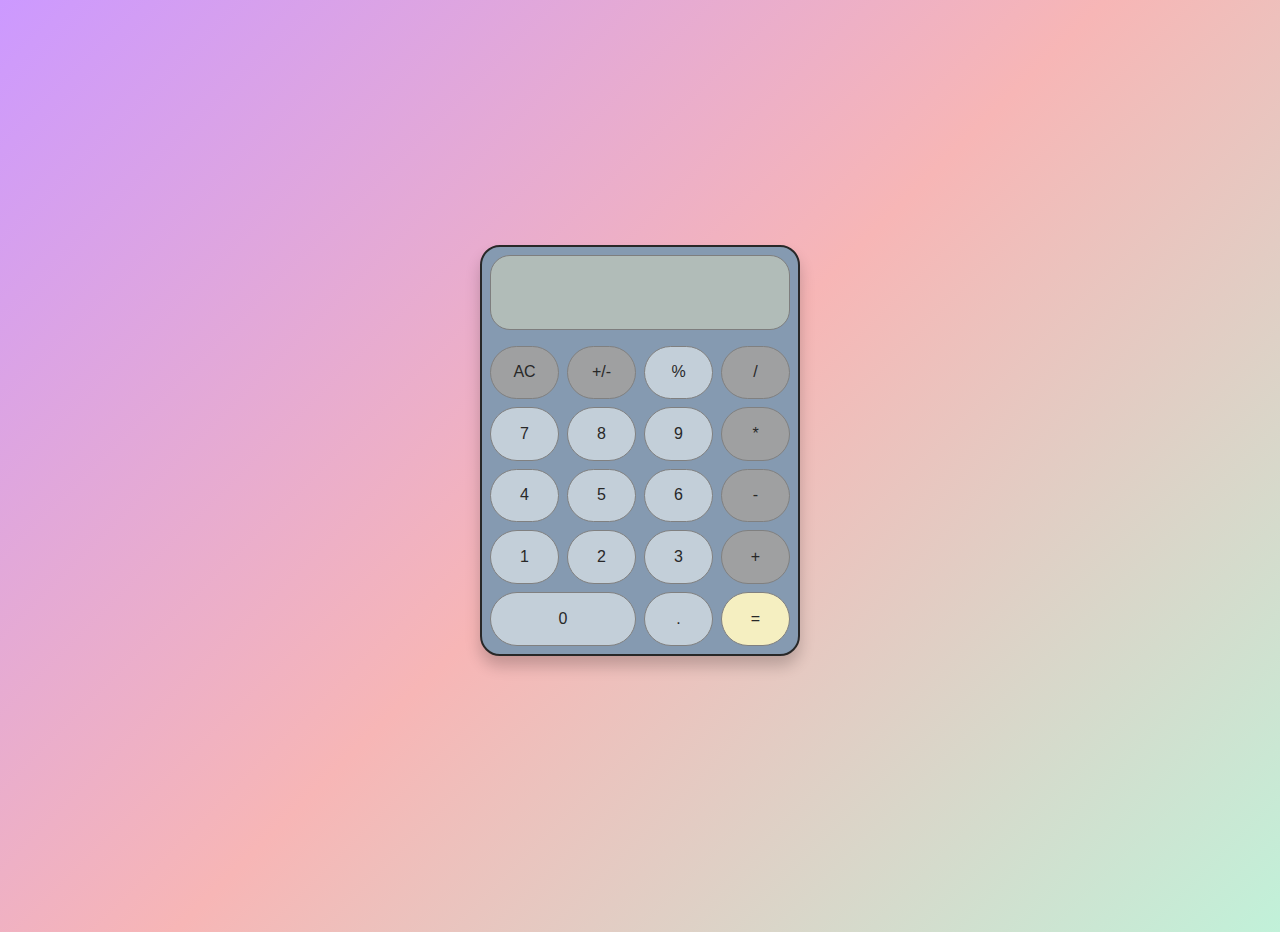
<file: index.html>
<!DOCTYPE html>
<html lang="en">
<head>
    <meta charset="UTF-8">
    <meta name="viewport" content="width=device-width, initial-scale=1.0">
    <title>Calculator</title>
    <link rel="stylesheet" href="styles.css">
    <script src="./script.js" defer></script>
</head>
<body>
    <header></header>
    <main>
        <section>
            <div id="calculator">
                <p id="calc-display"></p>
                
                <div id="buttons">
                    <!-- row 1 -->
                    <button class="calc-btn" id="ac-btn">AC</button>
                    <button class="calc-btn" id="sign-btn">+/-</button>
                    <button class="calc-btn" id="mod-btn">%</button>
                    <button class="calc-btn" id="divide-btn">/</button>
                    
                    <!-- row 2 -->
                    <button class="calc-btn" id="seven-btn">7</button>
                    <button class="calc-btn" id="eight-btn">8</button>
                    <button class="calc-btn" id="nine-btn">9</button>
                    <button class="calc-btn" id="multiple-btn">*</button>

                    <!-- row 3 -->
                    <button class="calc-btn" id="four-btn">4</button>
                    <button class="calc-btn" id="five-btn">5</button>
                    <button class="calc-btn" id="six-btn">6</button>
                    <button class="calc-btn" id="minus-btn">-</button>

                    <!-- row 4 -->
                    <button class="calc-btn" id="one-btn">1</button>
                    <button class="calc-btn" id="two-btn">2</button>
                    <button class="calc-btn" id="three-btn">3</button>
                    <button class="calc-btn" id="plus-btn">+</button>

                    <!-- row 5 -->
                    <button class="calc-btn" id="zero-btn">0</button>
                    <button class="calc-btn" id="decimal-btn">.</button>
                    <button class="calc-btn" id="equals-btn">=</button>
                </div>
            </div>
        </section>
    </main>
    <footer></footer>
</body>
</html>
</file>
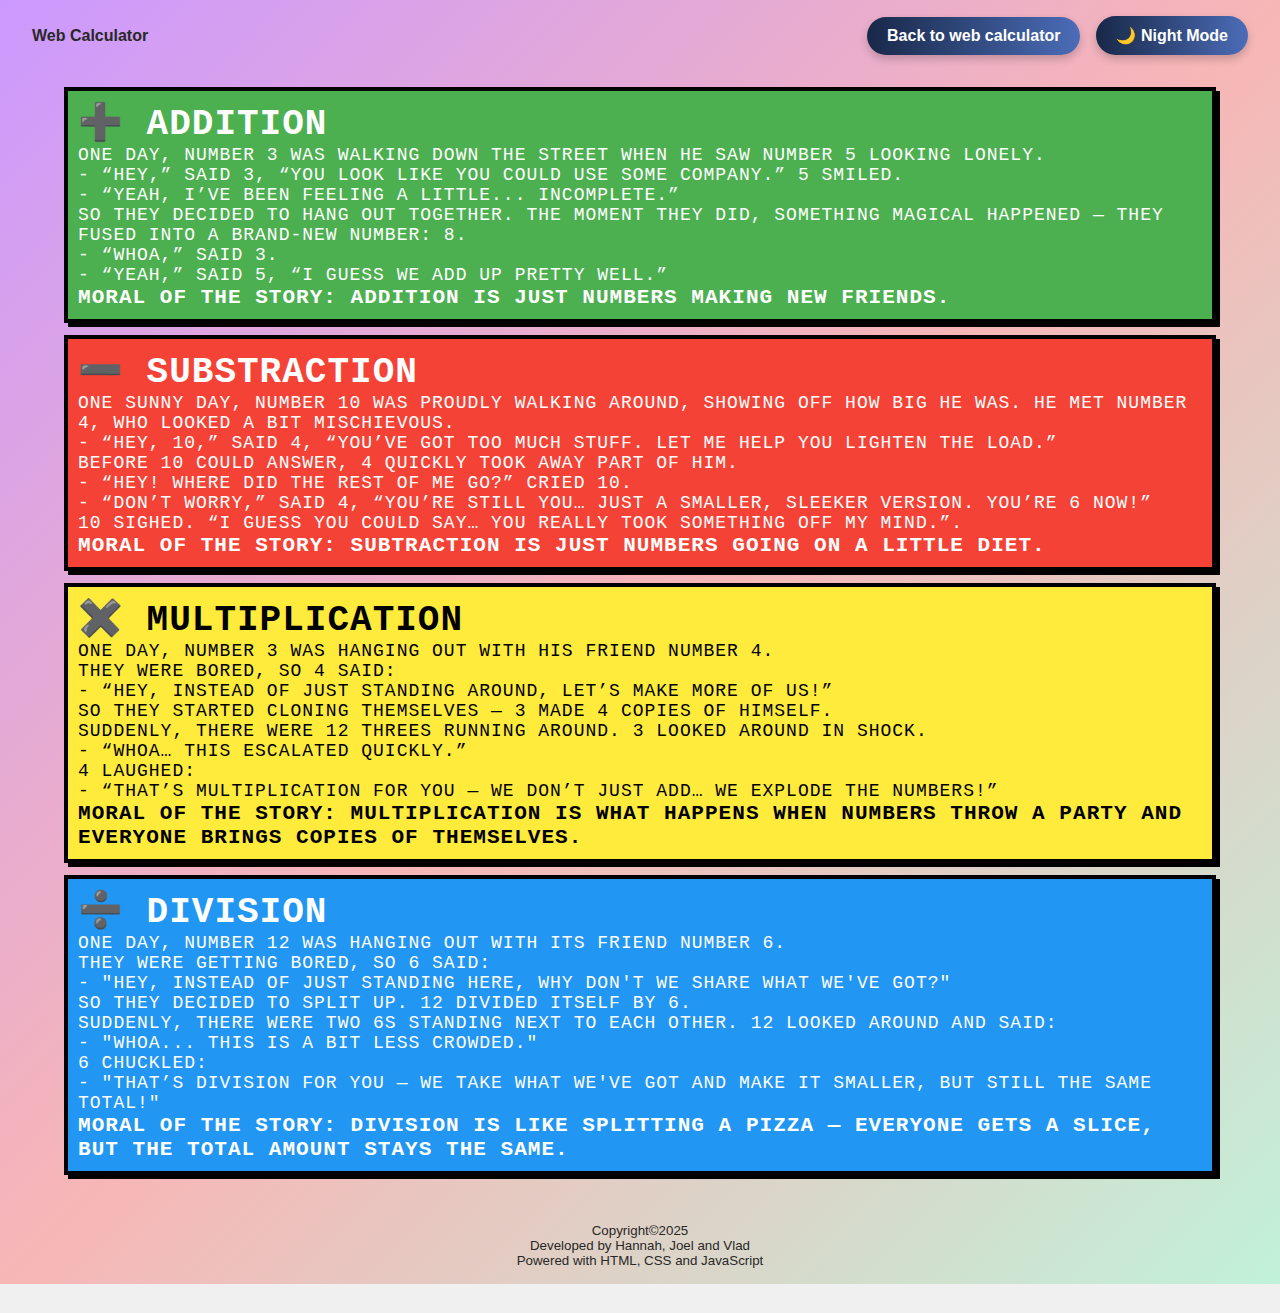
<file: pages/howthisworks.html>
<!DOCTYPE html>
<html lang="en">
<head>
    <meta charset="UTF-8">
    <meta name="viewport" content="width=device-width, initial-scale=1.0">
    <title>Find out how this works</title>
    <link rel="stylesheet" href="../styles.css">
    <script src="../script.js" defer></script>
</head>
<body class="how-this-works-body">
    <header class="header">
      <strong>Web Calculator</strong>

      <div class="div-header">
        <a href="../index.html" class="find-out-link">Back to web calculator</a>
        <button id="toggle-theme-btn">🌙 Night Mode</button>
      </div>
    </header>
   
<main>
    <section id="operators-explained">
        <div>
          <div class="addition">
                <h1 class="addition-title">➕ Addition</h1>
                    <p>One day, Number 3 was walking down the street when he saw Number 5 looking lonely.</p>
                    <p>- “Hey,” said 3, “you look like you could use some company.” 5 smiled.</p>
                    <p>- “Yeah, I’ve been feeling a little... incomplete.”</p>
                    <p>So they decided to hang out together. The moment they did, something magical happened — they fused into a brand-new number: 8.</p>
                    <p>- “Whoa,” said 3.</p>
                    <p>- “Yeah,” said 5, “I guess we add up pretty well.”</p>
                    <h3>Moral of the story: Addition is just numbers making new friends.</h3>
               </div>

               <div class="substraction">
                <h1 class="substraction-title">➖ Substraction</h1>
                    <p>One sunny day, Number 10 was proudly walking around, showing off how big he was. He met Number 4, who looked a bit mischievous.</p>
                    <p>- “Hey, 10,” said 4, “you’ve got too much stuff. Let me help you lighten the load.”</p>
                    <p>Before 10 could answer, 4 quickly took away part of him.</p>
                    <p>- “Hey! Where did the rest of me go?” cried 10.</p>
                    <p>- “Don’t worry,” said 4, “you’re still you… just a smaller, sleeker version. You’re 6 now!”</p>
                    <p>10 sighed. “I guess you could say… you really took something off my mind.”.</p>
                    <h3>Moral of the story: Subtraction is just numbers going on a little diet.</h3>
            </div>

            <div class="multiplication">
                <h1 class="multiply-title">✖️ Multiplication</h1>
                    <p>One day, Number 3 was hanging out with his friend Number 4.</p>
                    <p>They were bored, so 4 said:</p>
                    <p>- “Hey, instead of just standing around, let’s make more of us!”</p>
                    <p>So they started cloning themselves — 3 made 4 copies of himself.</p>
                    <p>Suddenly, there were 12 threes running around. 3 looked around in shock.</p>
                    <p>- “Whoa… this escalated quickly.”</p>
                    <p>4 laughed:</p>
                    <p>- “That’s multiplication for you — we don’t just add… we explode the numbers!”</p>
                    <h3>Moral of the story: Multiplication is what happens when numbers throw a party and everyone brings copies of themselves.</h3>
                   </div>

                   <div class="division">
                    <h1 class="division-title">➗ Division</h1>
                    <p>One day, Number 12 was hanging out with its friend Number 6.</p>
                    <p>They were getting bored, so 6 said:</p>
                    <p>- "Hey, instead of just standing here, why don't we share what we've got?"</p>
                    <p>So they decided to split up. 12 divided itself by 6.</p>
                    <p>Suddenly, there were two 6s standing next to each other. 12 looked around and said:</p>
                    <p>- "Whoa... this is a bit less crowded."</p>
                    <p>6 chuckled:</p>
                    <p>- "That’s division for you — we take what we've got and make it smaller, but still the same total!"</p>
                    <h3>Moral of the story: Division is like splitting a pizza — everyone gets a slice, but the total amount stays the same.</h3>

                  </div>
          </div>
        </section>
   
    </main>
    <footer class="footer">
      <small class="small-footer">Copyright©2025</small>
      <small class="small-footer">Developed by Hannah, Joel and Vlad</small>
      <small class="small-footer">Powered with HTML, CSS and JavaScript</small>
    </footer>
</body>
</html>
</file>
<file: styles.css>
:root {
  /* variables */
  --color-primary: rgb(40, 40, 40);
  --btn-size: 75px;

  background-color: rgb(240, 240, 240);
  color: var(--color-primary);
}

* {
  box-sizing: border-box;
  padding: 0;
  margin: 0;
}

body {
  margin: 0;
  font-family: sans-serif;
  background: linear-gradient(
    -45deg,
    #c0c0c0,
    #b0d0d3,
    #a3b8c2,
    #d8e6f3,
    #cfb898,
    #d2c59e,
    #c1f1d9,
    #f7b6b6,
    #cc99ff
  );
  background-size: 400% 400%;
  animation: gradientBG 50s ease infinite;
  transition: 1s ease-in-out;
}

@keyframes gradientBG {
  0% {
    background-position: 0% 50%;
  }
  50% {
    background-position: 100% 50%;
  }
  100% {
    background-position: 0% 50%;
  }
}

body.night-mode {
  background: linear-gradient(
    -45deg,
    #1a1a2e,
    #16213e,
    #0f3460,
    #1a1a2e,
    #2c3e50,
    #34495e,
    #22313f,
    #3b3b58
  );
  background-size: 400% 400%;
  animation: gradientNight 50s ease infinite;
  color: #f0e6dc;
}

body.night-mode button {
  color: var(--color-primary);
  /*background-color: var(--color-primary);*/
}

body.night-mode .calc-btn,
body.night-mode #ac-btn,
body.night-mode #backspace-btn,
body.night-mode #sign-btn,
body.night-mode #divide-btn,
body.night-mode #multiply-btn,
body.night-mode #minus-btn,
body.night-mode #plus-btn,
body.night-mode #equals-btn {
  filter: brightness(70%);
  transition: filter 0.3s ease;
}

body.night-mode .calc-btn:hover,
body.night-mode #ac-btn:hover,
body.night-mode #backspace-btn:hover,
body.night-mode #sign-btn:hover,
body.night-mode #divide-btn:hover,
body.night-mode #multiply-btn:hover,
body.night-mode #minus-btn:hover,
body.night-mode #plus-btn:hover,
body.night-mode #equals-btn:hover {
  filter: brightness(85%);
  cursor: pointer;
}

body.night-mode .calc-btn:active,
body.night-mode #ac-btn:active,
body.night-mode #backspace-btn:active,
body.night-mode #sign-btn:active,
body.night-mode #divide-btn:active,
body.night-mode #multiply-btn:active,
body.night-mode #minus-btn:active,
body.night-mode #plus-btn:active,
body.night-mode #equals-btn:active {
  filter: brightness(120%);
}

body.night-mode {
  background: linear-gradient(
    -45deg,
    #6a6a97,
    #5f77ba,
    #2d62a3,
    #8787d6,
    #6885a1,
    #4c6884,
    #5b748b,
    #9292be
  );
  background-size: 400% 400%;
  animation: gradientNight 50s ease infinite;
  color: #f0e6dc;
}

@keyframes gradientNight {
  0% {
    background-position: 0% 50%;
  }
  50% {
    background-position: 100% 50%;
  }
  100% {
    background-position: 0% 50%;
  }
}

section {
  display: flex;
  width: 100%;
  justify-content: center;
  align-items: center;
  min-height: 100vh;
}

#calculator {
  border: 2px solid var(--color-primary);
  background-color: #859ab1;
  padding: 8px;
  border-radius: 20px;
  box-shadow: 0 10px 15px rgba(0, 0, 0, 0.2);
}

#buttons {
  display: grid;
  grid-template-columns: repeat(4, 1fr);
  gap: 8px;
  width: calc(var(--btn-size) * 4);
  height: calc(var(--btn-size) * 4);
}

button {
  all: unset;
}

button:hover {
  filter: brightness(110%);
  cursor: pointer;
}

button:active {
  transform: translateY(2px);
  box-shadow: inset 0 2px 4px rgba(0, 0, 0, 0.2);
}

.calc-btn {
  grid-column: span 1;
  grid-row: span 1;
  border-radius: 50px;
  border: 1px solid grey;
  text-align: center;
  background: #c3cfd9;
}

.calc-btn:active,
#ac-btn:active,
#backspace-btn:active,
#sign-btn:active,
#divide-btn:active,
#multiply-btn:active,
#minus-btn:active,
#plus-btn:active,
#equals-btn:active {
  filter: brightness(70%);
}

.calc-btn,
#ac-btn,
#backspace-btn,
#sign-btn,
#divide-btn,
#multiply-btn,
#minus-btn,
#plus-btn,
#equals-btn {
  transition: filter 0.5s;
}

#zero-btn {
  grid-column: span 2;
}

#ac-btn,
#backspace-btn,
#sign-btn,
#divide-btn,
#multiple-btn,
#minus-btn,
#plus-btn {
  background: #9fa0a1;
}

#equals-btn {
  background-color: #f5efc1;
}

#calc-display {
  height: var(--btn-size);
  border: 1px solid rgb(126, 126, 126);
  border-radius: 20px;
  margin-bottom: 16px;
  background: #b1bcb8;
  display: flex;
  justify-content: flex-end;
  align-items: flex-end;
  padding: 8px;
  font-size: 1.5rem;
}

.header {
  display: flex;
  padding-top: 1rem;
  padding-left: 2rem;
  padding-right: 2rem;
  justify-content: space-between;
  align-items: center;
}

.div-header {
  display: flex;
  align-items: center;
  gap: 1rem;
}

footer {
  align-items: center;
  font-size: small;
  text-align: center;
  padding-top: 1rem;
  padding-bottom: 1rem;
  font-size: 1rem;
}

.small-footer {
  display: flex;
  text-align: center;
  justify-content: center;
}

body.night-mode #calc-display {
  color: var(--color-primary);
}

#toggle-theme-btn {
  background: #425a90;
  background: linear-gradient(to right, #182848, #4b6cb7);
  color: white;
  padding: 10px 20px;
  border-radius: 30px;
  font-weight: bold;
  font-size: 1rem;
  border: none;
  transition: background 0.3s ease, transform 0.2s ease;
  box-shadow: 0 4px 8px rgba(0, 0, 0, 0.2);
}

#toggle-theme-btn:hover {
  background: linear-gradient(to right, #1d2b64, #5a6cbf);
  transform: scale(1.05);
  cursor: pointer;
}

#toggle-theme-btn:active {
  transform: scale(0.98);
  box-shadow: inset 0 2px 4px rgba(0, 0, 0, 0.3);
}

body.night-mode #toggle-theme-btn {
  background: linear-gradient(to right, #555, #222);
  color: #f0f0f0;
}

.find-out-link {
  background: linear-gradient(to right, #182848, #4b6cb7);
  color: white;
  padding: 10px 20px;
  border-radius: 30px;
  font-weight: bold;
  font-size: 1rem;
  text-decoration: none;
  display: inline-block;
  transition: background 0.3s ease, transform 0.2s ease;
  box-shadow: 0 4px 8px rgba(0, 0, 0, 0.2);
}

.find-out-link:hover {
  background: linear-gradient(to right, #1d2b64, #5a6cbf);
  transform: scale(1.05);
}

.find-out-link:active {
  transform: scale(0.98);
  box-shadow: inset 0 2px 4px rgba(0, 0, 0, 0.3);
}

body.night-mode .find-out-link {
  background: linear-gradient(to right, #555, #222);
  color: #f0f0f0;
}

#operators-explained {
  font-family: monospace;
  /*background-color: #ebe7d6;*/
  padding: 20px;
  text-transform: uppercase;
  letter-spacing: 1px;
  font-size: 2vh;
  padding-left: 5vw;
  padding-right: 5vw;
  /*box-shadow: inset 0 0 10px rgba(0,0,0,0.5), 4px 4px 0 #000;*/
}

.addition,
.substraction,
.multiplication,
.division {
  padding-top: 5vw;
  padding-bottom: 1vw;
}

.addition {
  background-color: #4caf50;
  color: #fff;
  border: 4px solid #000;
  padding: 10px;
  margin-top: 12px;
  margin-bottom: 12px;
  box-shadow: 4px 4px 0 #000;
}

.substraction {
  background-color: #f44336;
  color: #fff;
  border: 4px solid #000;
  padding: 10px;
  margin-top: 12px;
  margin-bottom: 12px;
  box-shadow: 4px 4px 0 #000;
}
.multiplication {
  background-color: #ffeb3b;
  color: #000;
  border: 4px solid #000;
  padding: 10px;
  margin-top: 12px;
  margin-bottom: 12px;
  box-shadow: 4px 4px 0 #000;
}
.division {
  background-color: #2196f3;
  color: #fff;
  border: 4px solid #000;
  padding: 10px;
  margin-top: 12px;
  margin-bottom: 12px;
  box-shadow: 4px 4px 0 #000;
}
</file>
